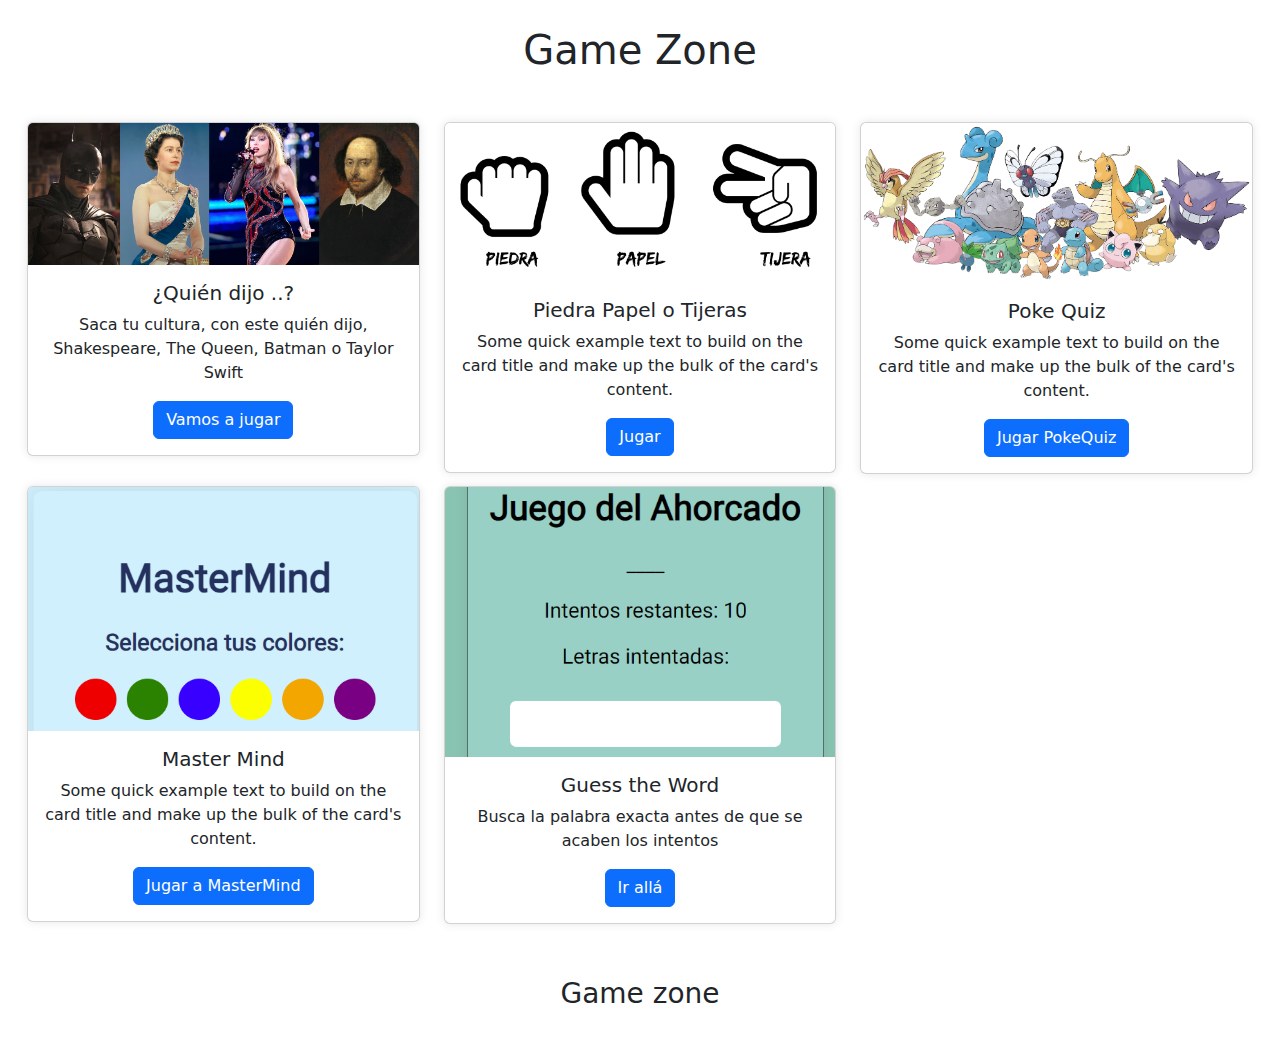
<file: index.html>
<!DOCTYPE html>
<html lang="es">
<head>
    <meta charset="UTF-8">
    <meta name="viewport" content="width=device-width, initial-scale=1.0">
    <title>Quiz Interactivo</title>
    <link rel="stylesheet" href="https://fonts.googleapis.com/css?family=Roboto">
    <link rel="stylesheet" href="styles.css">
    <link href="https://cdn.jsdelivr.net/npm/bootstrap@5.3.3/dist/css/bootstrap.min.css" rel="stylesheet" integrity="sha384-QWTKZyjpPEjISv5WaRU9OFeRpok6YctnYmDr5pNlyT2bRjXh0JMhjY6hW+ALEwIH" crossorigin="anonymous">
    <script src="https://cdn.jsdelivr.net/npm/bootstrap@5.3.3/dist/js/bootstrap.bundle.min.js" integrity="sha384-YvpcrYf0tY3lHB60NNkmXc5s9fDVZLESaAA55NDzOxhy9GkcIdslK1eN7N6jIeHz" crossorigin="anonymous"></script>
</head>
<body>
    <header>
        <h1>Game Zone</h1>
    </header>
    <div id="table" class="row mb-3 text-center">
        <div class="col-sm-4 themed-grid-col">
            <div class="card">
                <img src="tvquizzimg.png" class="card-img-top" alt="...">
              
                <div class="card-body">
                  <h5 class="card-title">¿Quién dijo ..?</h5>
                  <p class="card-text">Saca tu cultura, con este quién dijo, Shakespeare, The Queen, Batman o Taylor Swift</p>
                  <a href="TVQUIZZ/index.html" class="btn btn-primary">Vamos a jugar</a>
                </div>
              </div>
        </div>
        <div class="col-sm-4 themed-grid-col">
            <div class="card">
                <img src="pidraPaple.png" class="card-img-top" alt="...">
              
                <div class="card-body">
                  <h5 class="card-title">Piedra Papel o Tijeras</h5>
                  <p class="card-text">Some quick example text to build on the card title and make up the bulk of the card's content.</p>
                  <a href="PiedraPapel/index.html" class="btn btn-primary">Jugar</a>
                </div>
              </div>
        </div>
        <div class="col-sm-4 themed-grid-col">
            <div class="card">
                <img src="hero-img.png" class="card-img-top" alt="...">
              
                <div class="card-body">
                  <h5 class="card-title">Poke Quiz</h5>
                  <p class="card-text">Some quick example text to build on the card title and make up the bulk of the card's content.</p>
                  <a href="PokeQuiz/index.html" class="btn btn-primary">Jugar PokeQuiz</a>
                </div>
              </div>
        </div>
    <div class="col-sm-4 themed-grid-col">
            <div class="card">
                <img src="MasterMind.png" class="card-img-top" alt="Ilustracion mastermind">
              
                <div class="card-body">
                  <h5 class="card-title">Master Mind</h5>
                  <p class="card-text">Some quick example text to build on the card title and make up the bulk of the card's content.</p>
                  <a href="MasterMind/index.html" class="btn btn-primary">Jugar a MasterMind</a>
                </div>
              </div>
        </div>
         <div class="col-sm-4 themed-grid-col">
            <div class="card">
                <img src="ahorcado.png" class="card-img-top" alt="...">
              
                <div class="card-body">
                  <h5 class="card-title">Guess the Word</h5>
                  <p class="card-text">Busca la palabra exacta antes de que se acaben los intentos</p>
                  <a href="GuessTheWord/index.html" class="btn btn-primary">Ir allá</a>
                </div>
              </div>
        </div>
       <!--<div class="col-sm-4 themed-grid-col">
            <div class="card">
                <img src="..." class="card-img-top" alt="...">
              
                <div class="card-body">
                  <h5 class="card-title">Card title</h5>
                  <p class="card-text">Some quick example text to build on the card title and make up the bulk of the card's content.</p>
                  <a href="#" class="btn btn-primary">Go somewhere</a>
                </div>
              </div>
        </div>--> 
      </div>
    <footer>
        <h3>Game zone</h3>
    </footer>
</body>
</html>
</file>
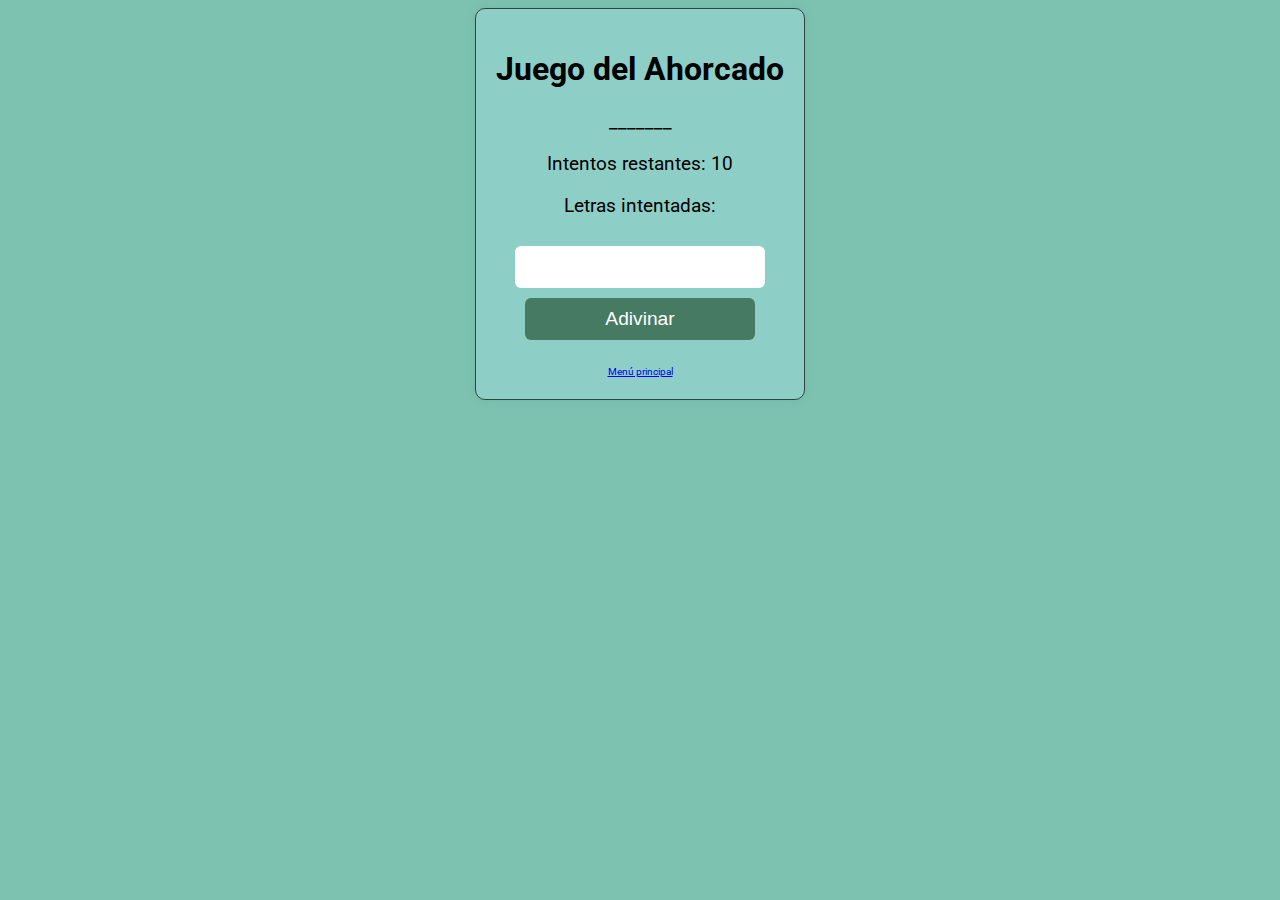
<file: GuessTheWord/index.html>
<!DOCTYPE html>
<html lang="es">
<head>
    <meta charset="UTF-8">
    <meta name="viewport" content="width=device-width, initial-scale=1.0">
    <title>Juego del Ahorcado</title>
    <link rel="stylesheet" href="style.css">
    <link rel="stylesheet" href="https://fonts.googleapis.com/css?family=Roboto">
</head>
<body>
    <div id="game-container">
        <h1>Juego del Ahorcado</h1>
        <p id="word-display"></p>
        <p>Intentos restantes: <span id="attempts-left"></span></p>
        <p>Letras intentadas: <span id="letters-tried"></span></p>
        <input type="text" id="guess-input" maxlength="1"><br/>
        <button id="guess-button">Adivinar</button>
        <p id="message"></p>
        <a href="../index.html">Menú principal</a>
    </div>
    <script src="script.js"></script>
</body>
</html>
</file>
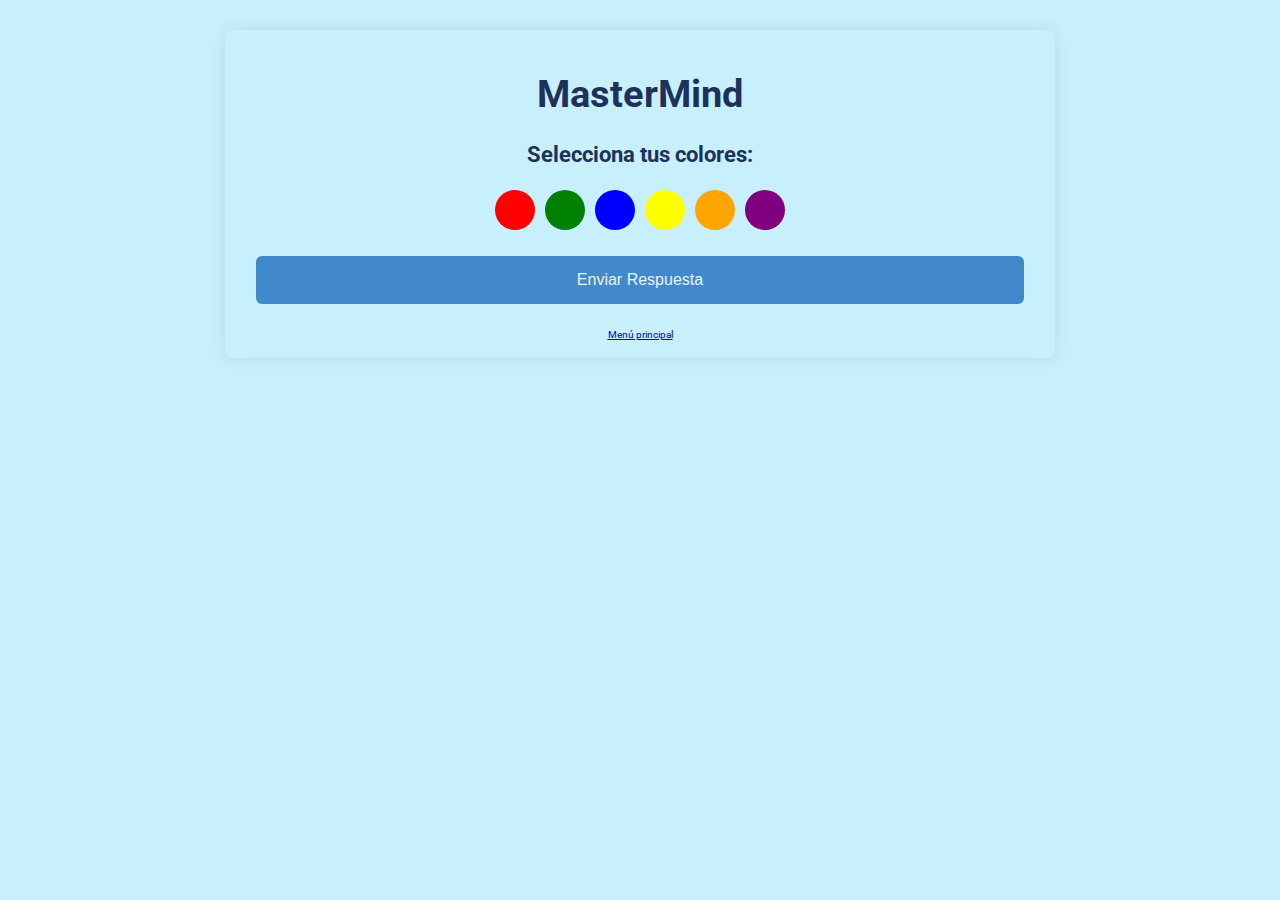
<file: MasterMind/index.html>
<!DOCTYPE html>
<html lang="en">
<head>
    <meta charset="UTF-8">
    <meta name="viewport" content="width=device-width, initial-scale=1.0">
    <title>Mastermind Game</title>
    <link rel="stylesheet" href="styles.css">
    <link rel="stylesheet" href="https://fonts.googleapis.com/css?family=Roboto">
</head>
<body>
    <div id="game">
        
        <h1>MasterMind</h1>
        <div id="board"></div>
        <div id="selectors">
            <h3>Selecciona tus colores: </h3>
            <div id="colorChoices">
                <button class="color-btn" style="background-color: red;" data-color="R"></button>
                <button class="color-btn" style="background-color: green;" data-color="G"></button>
                <button class="color-btn" style="background-color: blue;" data-color="B"></button>
                <button class="color-btn" style="background-color: yellow;" data-color="Y"></button>
                <button class="color-btn" style="background-color: orange;" data-color="O"></button>
                <button class="color-btn" style="background-color: purple;" data-color="P"></button>
            </div>
            <div id="currentGuess"></div>
            <button id="submitGuess" onclick="makeGuess()">Enviar Respuesta</button>
        </div>
        <div id="message"></div>
        <a href="../index.html">Menú principal</a>
    </div>
    
    <script src="script.js"></script>
</body>
</html>
</file>
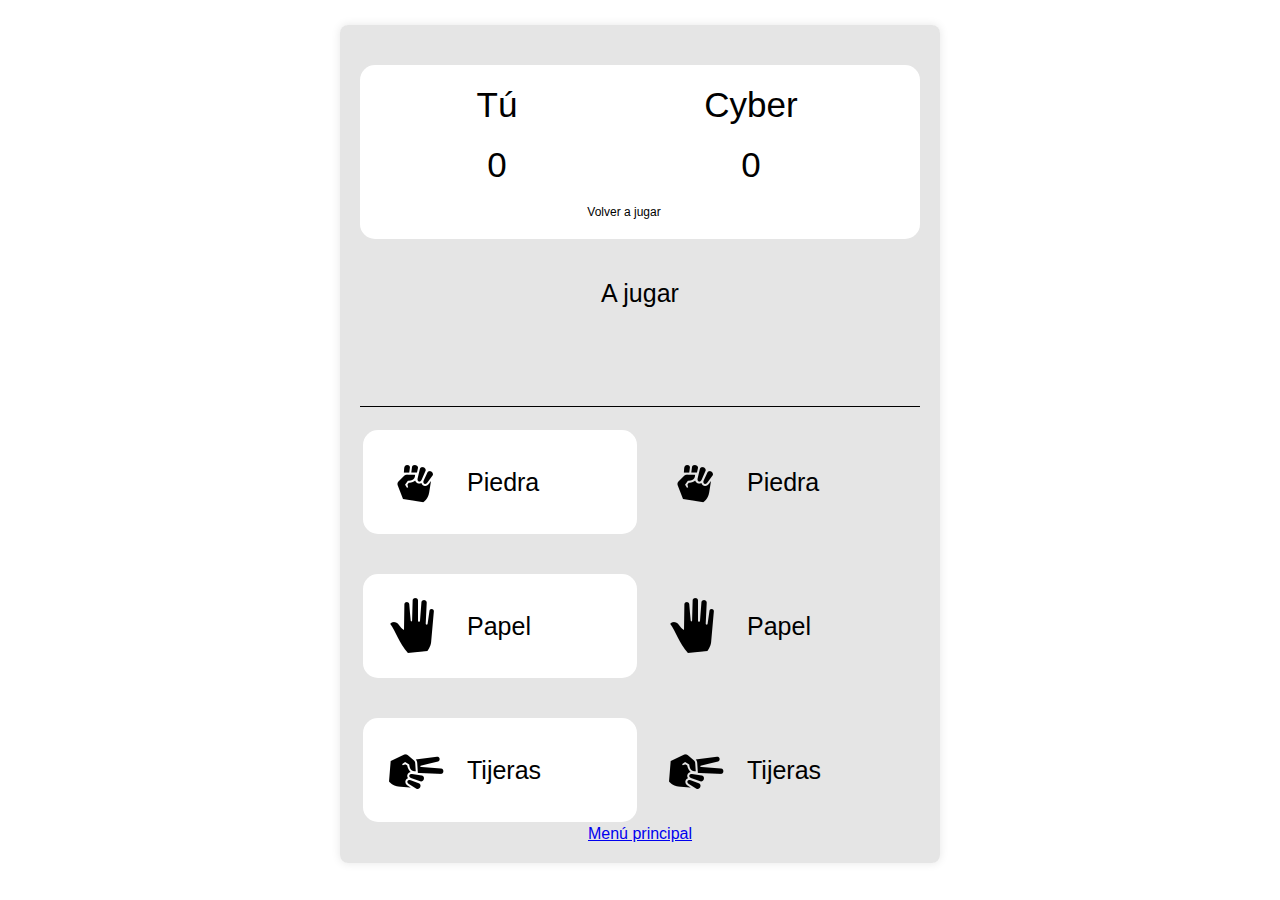
<file: PiedraPapel/index.html>
<!DOCTYPE html>
<html lang="en">
  <head>
    <meta charset="UTF-8" />
    <meta name="viewport" content="width=device-width, initial-scale=1.0" />
    <link rel="stylesheet" href="styles.css" />
    <title>Piedra Papel o Tijeras</title>
  </head>
  <body>
    <div class="container">
    <div class="score">
      <p>Tú</p>
      <p>Cyber</p>
      <p id="score-player">0</p>
      <p id="score-computer">0</p>
      <div id="reset">Volver a jugar</div>
    </div>
    <div class="action">
      <p id="message">A jugar</p>
      <div id="next">Siguiente</div>
    </div>
    <div class="play">
      <div class="eleccion">
        <div class="button btn-player" id="piedra">
          <img src="./assets/piedra.png" alt="piedra" />
          <p>Piedra</p>
        </div>
        <div class="button btn-player" id="papel">
          <img src="./assets/papel.png" alt="papel" />
          <p>Papel</p>
        </div>
        <div class="button btn-player" id="tijeras">
          <img src="./assets/tijeras.png" alt="tijeras" />
          <p>Tijeras</p>
        </div>
      </div>

      <div class="eleccion">
        <div class="button btn-compu" id="opiedra">
          <img src="./assets/piedra.png" alt="piedra" />
          <p>Piedra</p>
        </div>
        <div class="button btn-compu" id="opapel">
          <img src="./assets/papel.png" alt="papel" />
          <p>Papel</p>
        </div>
        <div class="button btn-compu" id="otijeras">
          <img src="./assets/tijeras.png" alt="tijeras" />
          <p>Tijeras</p>
        </div>
      </div>
    </div>
    <footer><a href="../index.html">Menú principal</a></footer>
    <script src="script.js"></script>
    </div>
  </body>
</html>
</file>
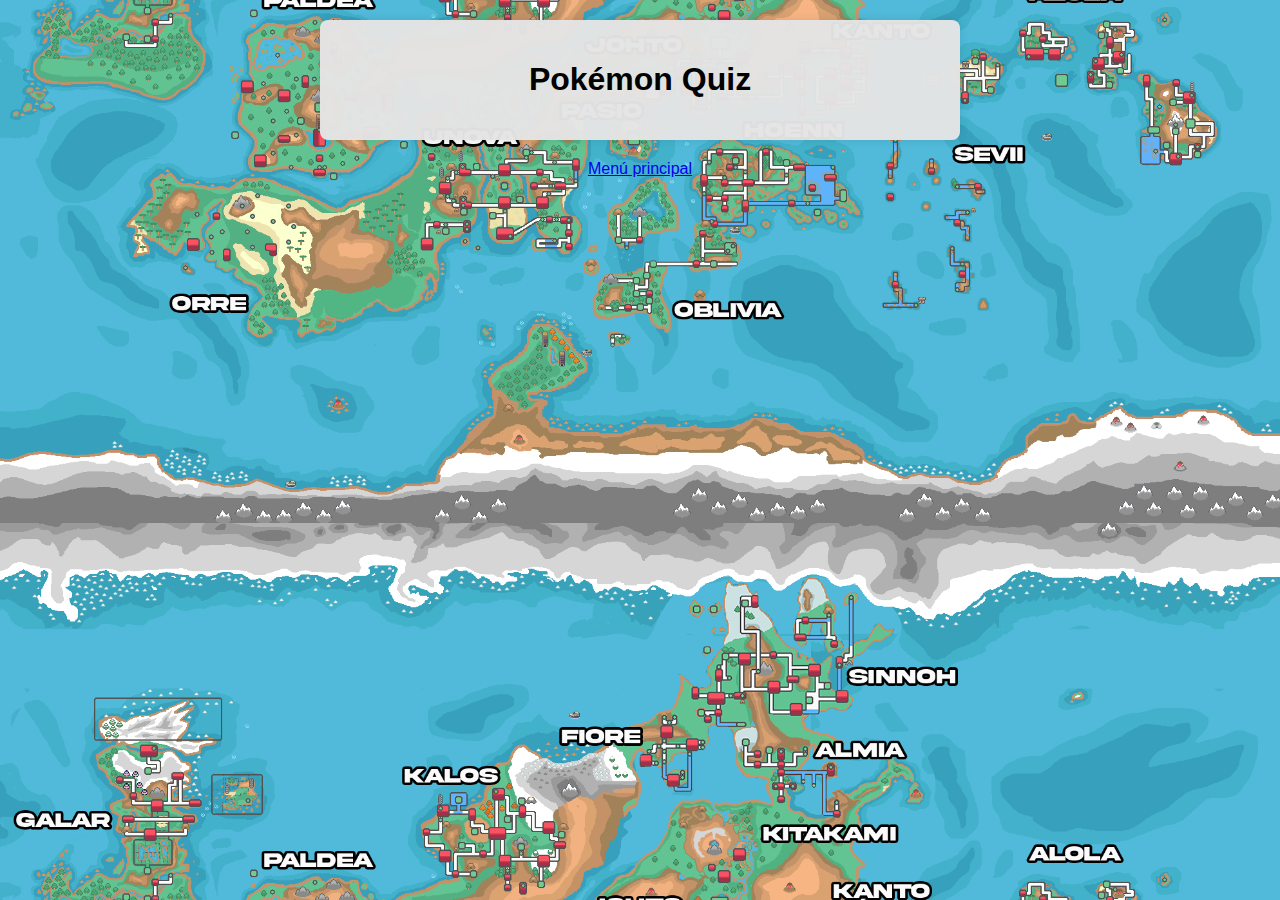
<file: PokeQuiz/index.html>
<!DOCTYPE html>
<html lang="en">
<head>
  <meta charset="UTF-8">
  <meta name="viewport" content="width=device-width, initial-scale=1.0">
  <title>Pokémon Quiz</title>
  <link rel="stylesheet" href="styles.css">
</head>
<body>
  <div class="container">
    <h1>Pokémon Quiz</h1>
    <div id="question-container">
      <p id="question"></p>
      <div id="options"></div>

    </div>
    <div id="result"></div>
  </div>
  <footer><a href="../index.html">Menú principal</a></footer>
  <script src="script.js"></script>
</body>
</html>
</file>
<file: styles.css>
body{
    font-family: Roboto, sans-serif;
    background-color: #c9c9c9d2;
}
.card{
    box-shadow: 0 0 10px rgba(0, 0, 0, 0.1);
    margin-bottom: 3%;
}
#table{
    margin: 15px;
}
header{
    text-align: center;
    padding: 2%;

}
footer{
    text-align: center;
    padding: 2%;
}
</file>
<file: GuessTheWord/style.css>
/* styles.css */
body {
    font-family: Roboto;
    display:flex;
    justify-content: center;
    align-items: center;
    background-color: #7dc2b1;
}

#game-container {
    text-align: center;
    background-color: rgb(141, 207, 198);
    padding: 20px;
    border: 1px solid #324641;
    border-radius: 10px;
    box-shadow: 0 0 10px rgba(47, 66, 57, 0.1);
}
p{
    font-size: larger;
}
#guess-input {
    margin-top: 10px;
    margin-left: 10px;
    margin-right: 10px;
    padding: 10px;
    width: 80%;
    border-radius: 6px;
    border: 1px;
    font-size: larger;
}
#guess-button {
    margin-top: 10px;
    margin-left: 10px;
    margin-right: 10px;
    padding: 10px;
    width: 80%;
    border-radius: 6px;
    border: none;
    background-color: #477a63;
    color: white;
    font-size: larger;
    cursor: pointer;
}
a{
    font-size: x-small;
}
</file>
<file: MasterMind/styles.css>
body {
    font-family: Roboto, sans-serif;
    justify-content: center;
    align-items: center;
    background-color: #c8f0fc;
    color: #1d315c;
}
a{
    font-size: x-small;
}
#game {
    border-radius: 8px;
    box-shadow: 0 0 15px rgba(3, 8, 46, 0.1);
    text-align: center;
    font-size: larger;
    max-width: 800px;
    margin: 30px auto;
    padding: 15px;
    background-color: #c8f0fc;
}

#board {
    margin-bottom: 20px;
}

#colorChoices {
    display: flex;
    justify-content: center;
    margin-bottom: 10px;
}

.color-btn {
    width: 40px;
    height: 40px;
    margin: 0 5px;
    border: none;
    cursor: pointer;
    border-radius: 50%;
}

#currentGuess {
    display: flex;
    justify-content: center;
    margin: 10px 0;
}

#currentGuess .color-btn {
    width: 40px;
    height: 40px;
    margin: 0 5px;
    border: 1px solid #000;
    cursor: default;
}

.guess-history-item {
    display: flex;
    justify-content: center;
    align-items: center;
    margin: 10px 0;
}

.guess-history-item .color-btn {
    width: 30px;
    height: 30px;
    margin: 0 2px;
    border: 1px solid #000;
    cursor: default;
}

#solution {
    display: flex;
    justify-content: center;
    align-items: center;
    margin-top: 20px;
}

#solution .color-btn {
    width: 40px;
    height: 40px;
    margin: 0 5px;
    border: 1px solid #000;
    cursor: default;
}
#submitGuess{
    display: block;
    width: 96%; /* Esto establecerá el mismo ancho para todos los botones */
    margin: 2%; /* Añade un pequeño margen inferior entre los botones */
    padding: 15px; /* Añade relleno para hacer los botones más fáciles de hacer clic */
    font-size: 16px; /* Tamaño de fuente para los botones */
    border: none;
    background-color: #4289cc;
    color: rgb(232, 244, 255);
    border-radius: 6px;
    cursor: pointer;
    text-transform: capitalize;
}
</file>
<file: PiedraPapel/styles.css>
body {
    font-family: Roboto, sans-serif;
    background-image: url("");
    background-position: center;
    background-size: cover;
    text-align: center;
}

.container {
    max-width: 600px;
    margin: 25px auto;
    padding: 20px;
    background-color: #e4e4e4f8;
    border-radius: 8px;
    box-shadow: 0 0 10px rgba(0, 0, 0, 0.1);
}
:root {
    --primary: #00d9ff;
    --secondary: #ff8800;
    --back: #f1f1f1;
    --action: #ff6565;
    --border-radius: 15px;
    --btn-padding: 20px;
  }
  
  * {
    margin: 0;
    padding: 0;
    box-sizing: border-box;
  }

  
  .score {
    margin-top: 20px;
    margin-bottom: 40px;
    display: grid;
    grid-template-columns: repeat(2, 45%);   
    gap: 20px;
    text-align: center;
    font-size: 35px;
    background-color: white;
    padding: var(--btn-padding);
    border-radius: 15px;
  }
  
  #reset {
    font-size: 12px;
    grid-column: span 2;
    cursor: pointer;
  }
  
  #reset:hover {
    color: var(--action);
  }
  
  .action {
    margin-bottom: 40px;
    text-align: center;
  }
  
  #message {
    font-size: 25px;
  }
  
  #next {
    margin-top: 20px;
    padding: 10px 30px;
    background-color: var(--action);
    color: white;
    border-radius: var(--border-radius);
    visibility: hidden;
    cursor: pointer;
  }
  
  #next.active {
    visibility: visible;
  }
  
  .play {
    border-top: 1px solid black;
    padding-top: 20px;
    display: grid;
    grid-template-columns: repeat(2, 1fr);
  }
  
  .button {
    display: flex;
    align-items: center;
    font-size: 25px;
    padding: var(--btn-padding);
    margin: 3px;
  }
  
  .btn-player,
  .btn-compu {
    border-radius: 15px;
    transition: all 0.2s ease;
  }
  
  .btn-player {
    cursor: pointer;
    background-color: white;
  }
  
  .btn-player:hover {
    color: var(--primary);
  }
  
  .button p {
    margin-left: 20px;
  }
  
  .button:not(:last-child) {
    margin-bottom: 40px;
  }
  
  .btn-player.desactivated {
    background-color: var(--back);
    cursor: default;
  }
  
  .btn-player.desactivated:hover,
  .btn-player.active {
    color: inherit;
  }
  
  .btn-player.active {
    background-color: var(--primary);
  }
  
  .btn-compu.active {
    background-color: var(--secondary);
  }


  /* Media query pour les petits écrans */
@media screen and (max-width: 600px) {
    .container {
        max-width: 90%;
        margin: 3%;
        
    }

    .score {
        grid-template-columns: repeat(2, 1fr);
        font-size: 25px;
        padding: 6px;
        display: grid;
    }

    #next {
        padding: 8px 20px;
        font-size: 20px;
    }

    .play {
        grid-template-columns: repeat(2, 1fr);
        margin: 2px;
    }

    .button {
        font-size: 15px;
        padding: 7px;
        margin: 3px;
    }
}
</file>
<file: PokeQuiz/styles.css>
body {
    font-family: Roboto, sans-serif;
    background-image: url("pokemon_world_map_as_of_2023__kitakami__by_mossen1998_dgctk18.png");
    background-position: center;
    background-size: cover;
    text-align: center;
  }
  
  .container {
    max-width: 600px;
    margin: 20px auto;
    padding: 20px;
    background-color: #e4e4e4f8;
    border-radius: 8px;
    box-shadow: 0 0 10px rgba(0, 0, 0, 0.1);
}

h1 {
    text-align: center;
}

#question-container {
    margin-bottom: 20px;
    padding: none;
}

.question {
    margin-bottom: 10px;
}
 img{
    text-align: center;
    width: 50%;
 }
button{
    display: block;
    width: 96%; /* Esto establecerá el mismo ancho para todos los botones */
    margin: 2%; /* Añade un pequeño margen inferior entre los botones */
    padding: 15px; /* Añade relleno para hacer los botones más fáciles de hacer clic */
    font-size: 14px; /* Tamaño de fuente para los botones */
    border: none;
    background-color: #85929E;
    color: white;
    border-radius: 6px;
    cursor: pointer;
    text-transform: capitalize;
}
#option{
    margin: 10px;
}
</file>
